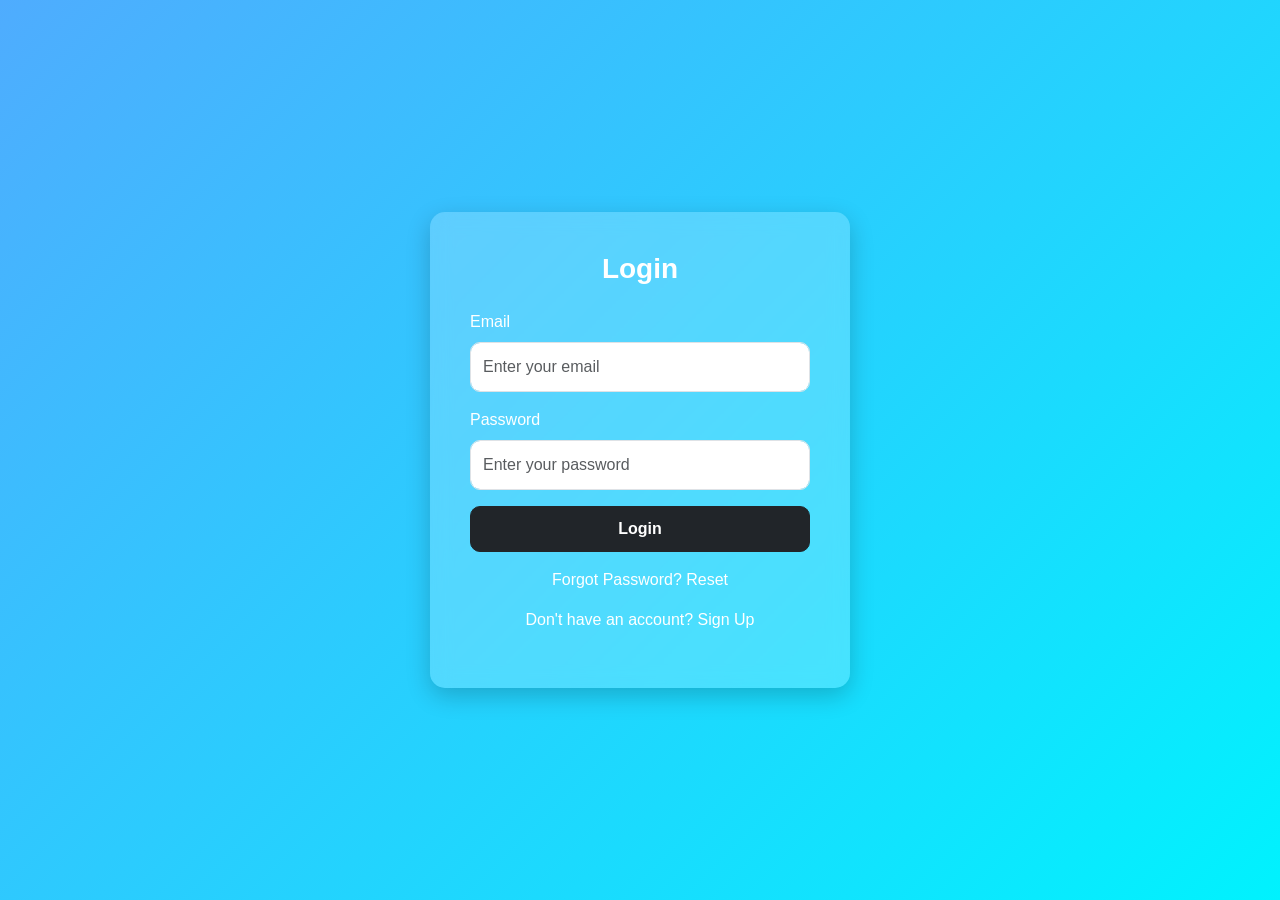
<file: login.html>
<!doctype html>
<html lang="en">
  <head>
    <meta charset="UTF-8" />
    <meta name="viewport" content="width=device-width, initial-scale=1.0" />

    <title>Login Page</title>

    <!-- Bootstrap 5 -->
    <link rel="stylesheet" href="./src/css/bootstrap.min.css" />
    <!-- Own Css Style Css -->
    <link rel="stylesheet" href="./src/css/login.css" />
  </head>

  <body>
    <div class="login-card">
      <h3 class="login-title">Login</h3>

      <form>
        <div class="mb-3">
          <label class="form-label">Email</label>
          <input
            type="email"
            class="form-control"
            placeholder="Enter your email"
          />
        </div>

        <div class="mb-3">
          <label class="form-label">Password</label>
          <input
            type="password"
            class="form-control"
            placeholder="Enter your password"
          />
        </div>

        <div class="d-grid">
          <button class="btn btn-dark login-btn">Login</button>
        </div>

        <div class="extra-links">
          <p class="mt-3">Forgot Password? <a href="#">Reset</a></p>
          <p>Don't have an account? <a href="#">Sign Up</a></p>
        </div>
      </form>
    </div>
  </body>
</html>
</file>
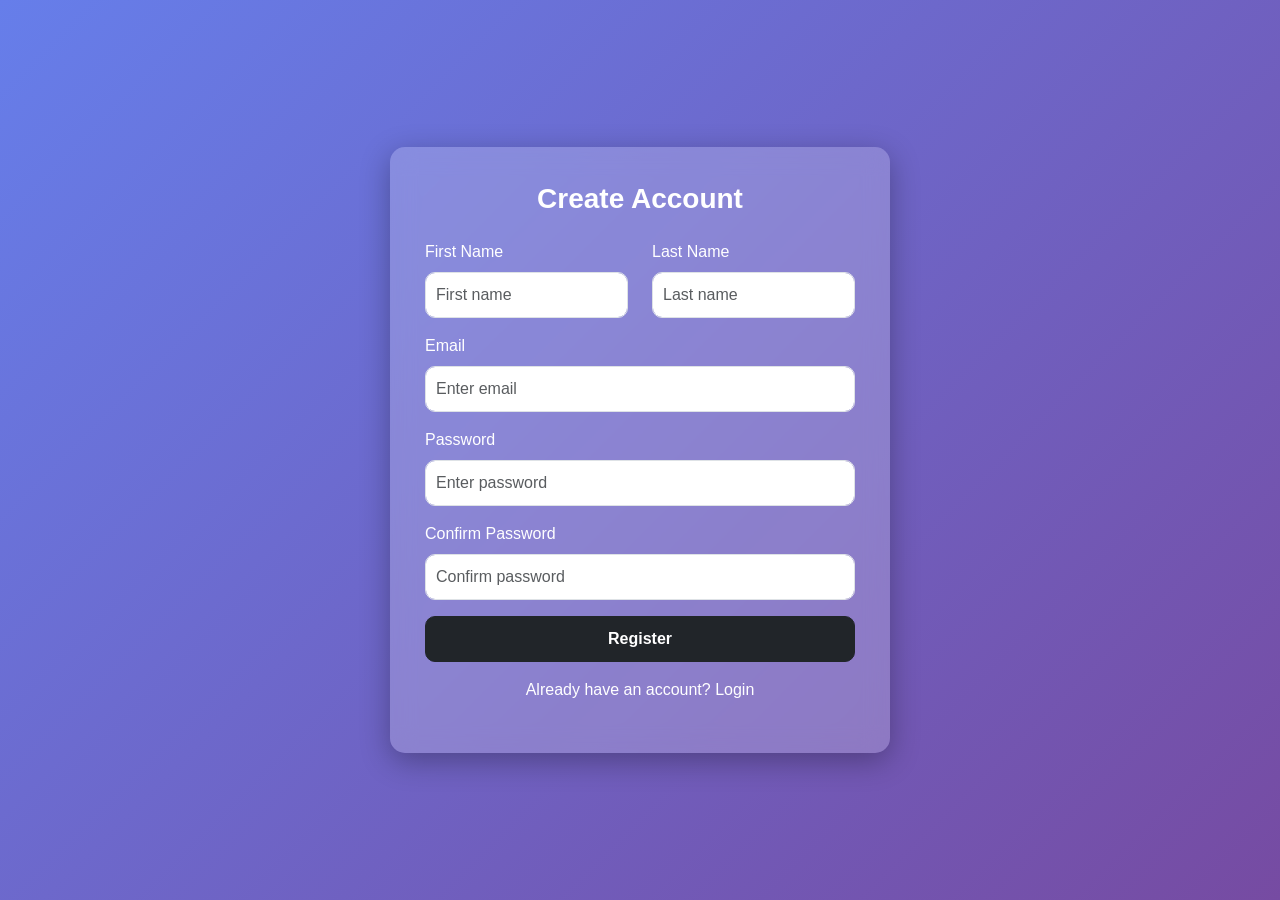
<file: register.html>
<!doctype html>
<html lang="en">
  <head>
    <meta charset="UTF-8" />
    <meta name="viewport" content="width=device-width, initial-scale=1.0" />

    <title>Register Page</title>

    <!-- Bootstrap 5 -->
     <link rel="stylesheet" href="./src/css/bootstrap.min.css">
     <!-- Own Css Style -->
      <link rel="stylesheet" href="./src/css/register.css">
  </head>

  <body>
    <div class="register-card">
      <h3 class="register-title">Create Account</h3>

      <form>
        <div class="row">
          <div class="col-md-6 mb-3">
            <label class="form-label">First Name</label>
            <input type="text" class="form-control" placeholder="First name" />
          </div>

          <div class="col-md-6 mb-3">
            <label class="form-label">Last Name</label>
            <input type="text" class="form-control" placeholder="Last name" />
          </div>
        </div>

        <div class="mb-3">
          <label class="form-label">Email</label>
          <input type="email" class="form-control" placeholder="Enter email" />
        </div>

        <div class="mb-3">
          <label class="form-label">Password</label>
          <input
            type="password"
            class="form-control"
            placeholder="Enter password"
          />
        </div>

        <div class="mb-3">
          <label class="form-label">Confirm Password</label>
          <input
            type="password"
            class="form-control"
            placeholder="Confirm password"
          />
        </div>

        <div class="d-grid">
          <button class="btn btn-dark register-btn">Register</button>
        </div>

        <div class="extra-links">
          <p class="mt-3">Already have an account? <a href="./login.html">Login</a></p>
        </div>
      </form>
    </div>
  </body>
</html>
</file>
<file: src/css/login.css>
body {
  height: 100vh;
  display: flex;
  align-items: center;
  justify-content: center;
  background: linear-gradient(135deg, #4facfe, #00f2fe);
  font-family: "Segoe UI", sans-serif;
}

/* Glass Card */
.login-card {
  width: 100%;
  max-width: 420px;
  padding: 40px;
  border-radius: 15px;
  background: rgba(255, 255, 255, 0.2);
  backdrop-filter: blur(10px);
  box-shadow: 0 8px 25px rgba(0, 0, 0, 0.2);
  color: white;
}

/* Title */
.login-title {
font-weight: 700;
text-align: center;
  margin-bottom: 25px;
}

/* Inputs */
.form-control {
  border-radius: 10px;
  padding: 12px;
}

/* Button */
.login-btn {
  border-radius: 10px;
  padding: 10px;
  font-weight: 600;
  transition: 0.3s;
}

.login-btn:hover {
  transform: scale(1.05);
}

/* Links */
.extra-links {
  text-align: center;
  margin-top: 15px;
}

.extra-links a {
  color: white;
  text-decoration: none;
}

.extra-links a:hover {
  text-decoration: underline;
}
</file>
<file: src/css/register.css>
body {
  height: 100vh;
  display: flex;
  justify-content: center;
  align-items: center;
  background: linear-gradient(135deg, #667eea, #764ba2);
  font-family: "Segoe UI", sans-serif;
}

/* Register Card */
.register-card {
  width: 100%;
  max-width: 500px;
  padding: 35px;
  border-radius: 15px;
  background: rgba(255, 255, 255, 0.2);
  backdrop-filter: blur(12px);
  box-shadow: 0 8px 30px rgba(0, 0, 0, 0.3);
  color: white;
}

/* Title */
.register-title {
  text-align: center;
  font-weight: 700;
  margin-bottom: 25px;
}

/* Inputs */
.form-control {
  border-radius: 10px;
  padding: 10px;
}

/* Button */
.register-btn {
  border-radius: 10px;
  padding: 10px;
  font-weight: 600;
  transition: 0.3s;
}

.register-btn:hover {
  transform: scale(1.05);
}

/* Links */
.extra-links {
  text-align: center;
  margin-top: 15px;
}

.extra-links a {
  color: white;
  text-decoration: none;
}

.extra-links a:hover {
  text-decoration: underline;
}
</file>
